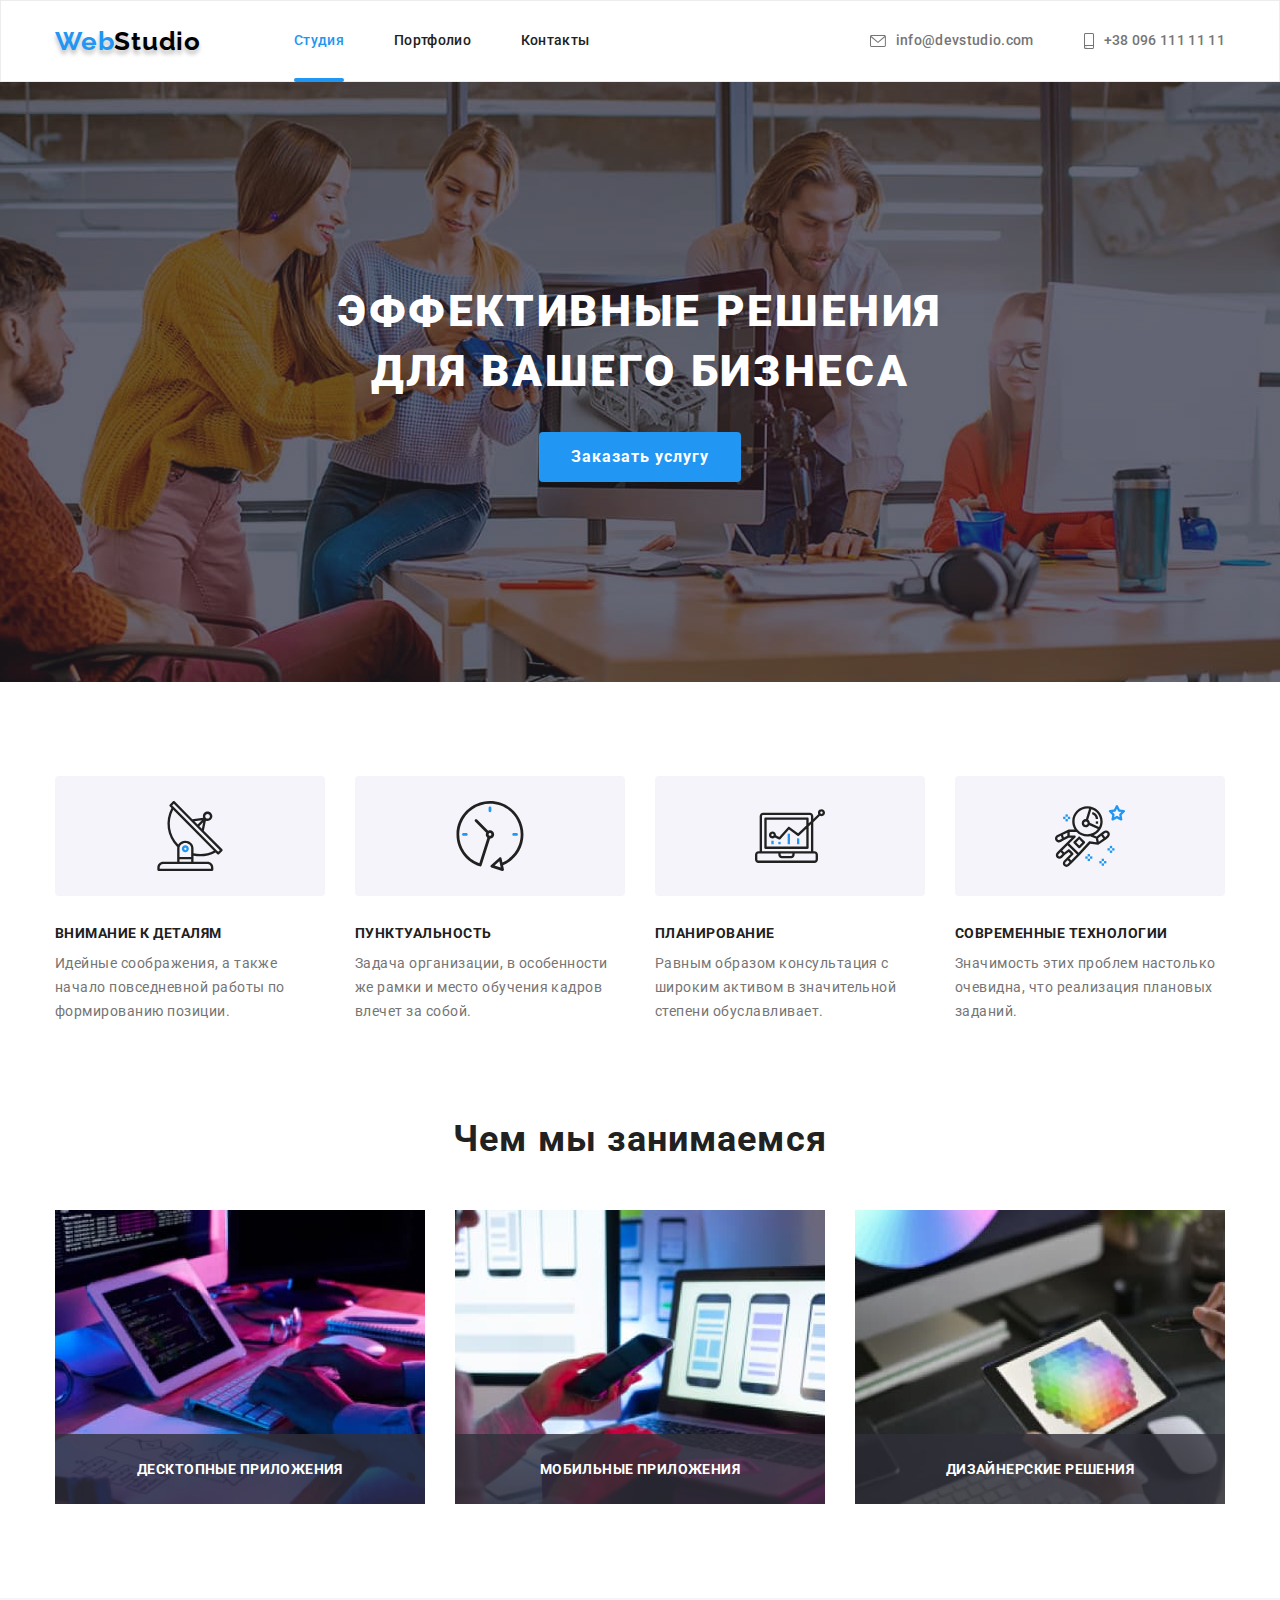
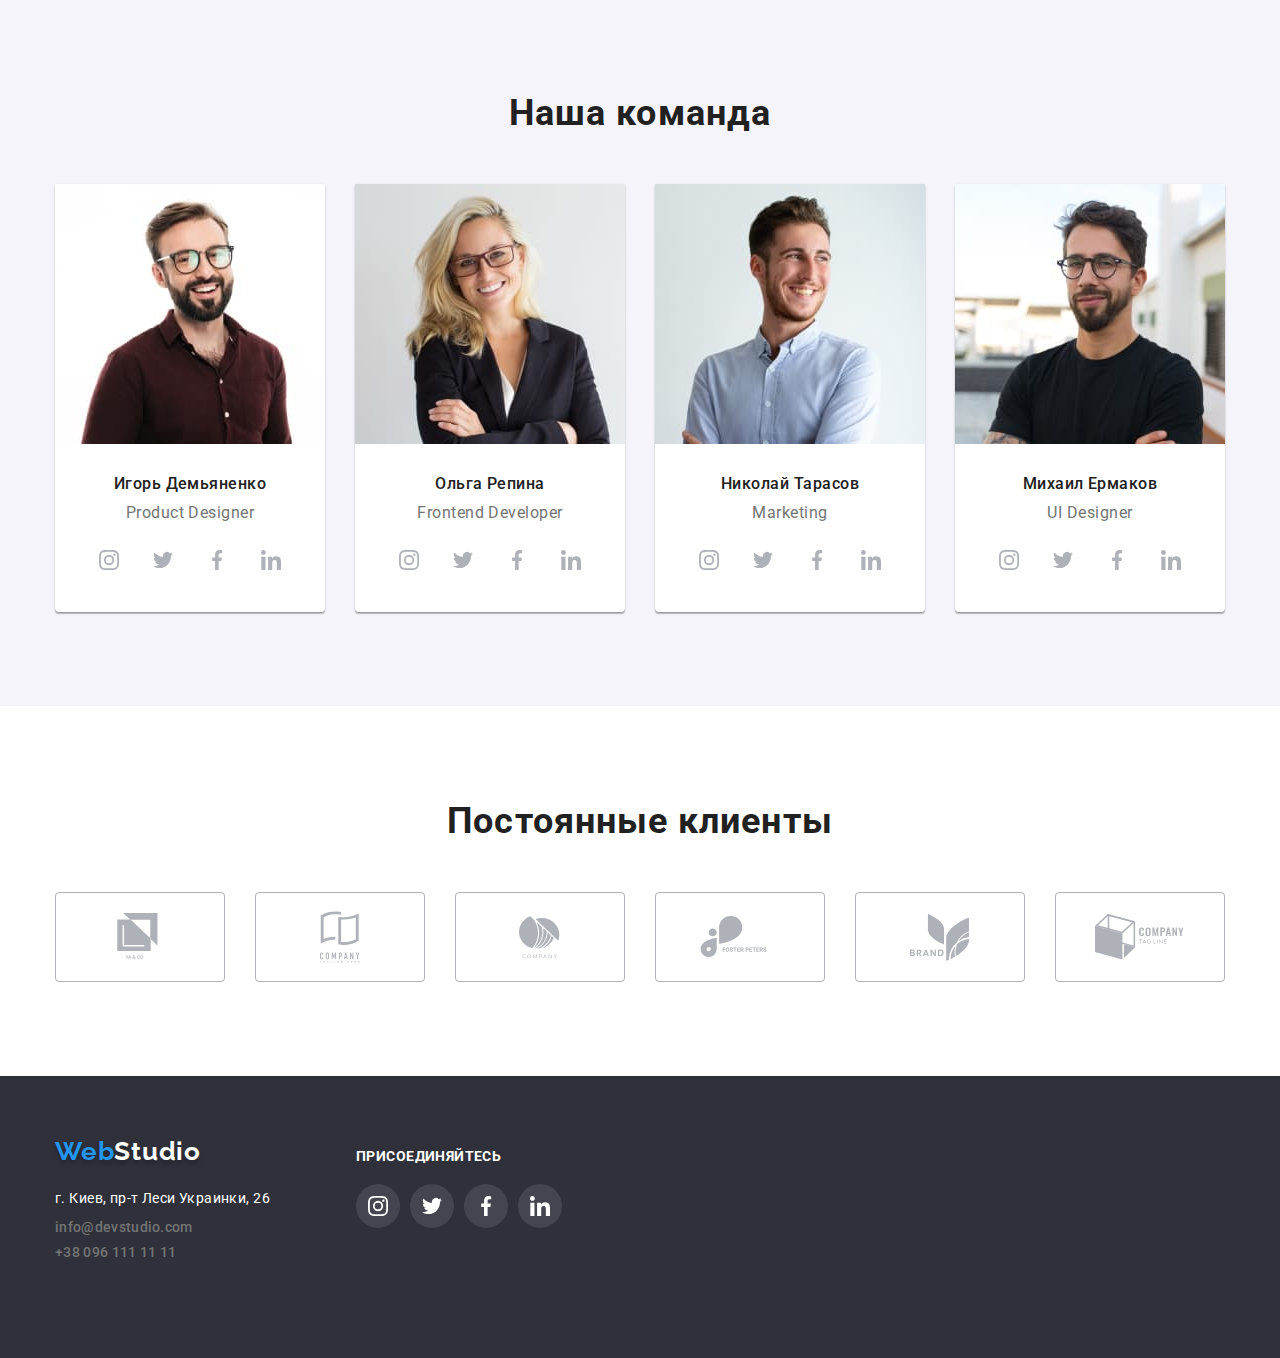
<file: index.html>
<!DOCTYPE html>
<html lang="ru">
	<head>
		<meta charset="UTF-8" />
		<meta name="viewport" content="width=device-width, initial-scale=1.0" />
		<title>Main page</title>
		<link
			rel="stylesheet"
			href="https://fonts.googleapis.com/css2?family=Raleway:wght@700&family=Roboto:wght@400;500;700;900&display=fallback"
		/>
		<link rel="stylesheet" href="./css/normalize.css" />
		<link rel="stylesheet" href="./css/styles.css" />
	</head>
	<body>
		<!--Шапка-->
		<header class="page-header">
			<div class="container flexbox">
				<nav class="nav flexbox">
					<a href="./index.html" class="logo-title"><span class="current">Web</span>Studio</a>
					<ul class="site-nav">
						<li class="site-item"><a href="./index.html" class="link current">Студия</a></li>
						<li class="site-item"><a href="./portfolio.html" class="link">Портфолио</a></li>
						<li class="site-item"><a href="./" class="link">Контакты</a></li>
					</ul>
				</nav>
				<ul class="contacts-list">
					<li class="contacts-item">
						<a href="mailto:info@devstudio.com" class="contacts link">
							<svg class="mail-icon"><use href="./images/icons/sprite.svg#icon-mail"></use></svg>
							info@devstudio.com
						</a>
					</li>
					<li class="contacts-item">
						<a href="tel:+380961111111" class="contacts link">
							<svg class="phone-icon">
								<use href="./images/icons/sprite.svg#icon-phone"></use>
							</svg>
							+38 096 111 11 11
						</a>
					</li>
				</ul>
			</div>
		</header>

		<!--Главное-->
		<main>
			<!-- Герой -->
			<section class="hero">
				<h1 class="title">ЭФФЕКТИВНЫЕ РЕШЕНИЯ ДЛЯ ВАШЕГО БИЗНЕСА</h1>
				<button type="button" class="button" data-modal-open>Заказать услугу</button>
			</section>
			<!-- Преимущества -->
			<section class="section feature">
				<div class="container">
					<h2 class="section-title visually-hidden">Наши преимущества</h2>
					<ul class="section-list flexbox">
						<li class="section-item">
							<h3 class="title">Внимание к деталям</h3>
							<p class="text">Идейные соображения, а также начало повседневной работы по формированию позиции.</p>
						</li>
						<li class="section-item">
							<h3 class="title">Пунктуальность</h3>
							<p class="text">Задача организации, в особенности же рамки и место обучения кадров влечет за собой.</p>
						</li>
						<li class="section-item">
							<h3 class="title">Планирование</h3>
							<p class="text">Равным образом консультация с широким активом в значительной степени обуславливает.</p>
						</li>
						<li class="section-item">
							<h3 class="title">Современные технологии</h3>
							<p class="text">Значимость этих проблем настолько очевидна, что реализация плановых заданий.</p>
						</li>
					</ul>
				</div>
			</section>
			<!-- Наши работы -->
			<section class="section work">
				<div class="container">
					<h2 class="section-title">Чем мы занимаемся</h2>
					<ul class="work-list flexbox">
						<li class="work-item">
							<img src="./images/box1.jpg" alt="Человек сидит за ноутбуком" width="370" />
							<h3 class="text">ДЕСКТОПНЫЕ ПРИЛОЖЕНИЯ</h3>
						</li>
						<li class="work-item">
							<img src="./images/box2.jpg" alt="Презентация приложения три версии" width="370" />
							<h3 class="text">МОБИЛЬНЫЕ ПРИЛОЖЕНИЯ</h3>
						</li>
						<li class="work-item">
							<img src="./images/box3.jpg" alt="Диаграмма РГБ показаны сотами" width="370" />
							<h3 class="text">ДИЗАЙНЕРСКИЕ РЕШЕНИЯ</h3>
						</li>
					</ul>
				</div>
			</section>
			<!-- Команда -->
			<section class="section team">
				<div class="container">
					<h2 class="section-title">Наша команда</h2>
					<ul class="team-list flexbox">
						<li class="team-item">
							<img src="./images/productdesigner.jpg" alt="Мужчина в очках и боробой" width="270" />
							<h3 class="title">Игорь Демьяненко</h3>
							<p class="text">Product Designer</p>
							<ul class="social-icon-list flexbox">
								<li class="social-icon-item">
									<a
										class="social-icon-link"
										href="https://www.instagram.com/"
										target="_blank"
										rel="noopener noreferrer"
										aria-label="ссылка Инстаграм"
									>
										<svg class="social-icon">
											<use href="./images/icons/sprite.svg#icon-instagram"></use>
										</svg>
									</a>
								</li>
								<li class="social-icon-item">
									<a
										class="social-icon-link"
										href="https://twitter.com/"
										target="_blank"
										rel="noopener noreferrer"
										aria-label="ссылка Твиттер"
									>
										<svg class="social-icon">
											<use href="./images/icons/sprite.svg#icon-twitter"></use>
										</svg>
									</a>
								</li>
								<li class="social-icon-item">
									<a
										class="social-icon-link"
										href="https://facebook.com/"
										target="_blank"
										rel="noopener noreferrer"
										aria-label="ссылка Фейсбук"
									>
										<svg class="social-icon">
											<use href="./images/icons/sprite.svg#icon-facebook"></use>
										</svg>
									</a>
								</li>
								<li class="social-icon-item">
									<a
										class="social-icon-link"
										href="https://www.linkedin.com/"
										target="_blank"
										rel="noopener noreferrer"
										aria-label="ссылка Линкедин"
									>
										<svg class="social-icon">
											<use href="./images/icons/sprite.svg#icon-linkedin"></use>
										</svg>
									</a>
								</li>
							</ul>
						</li>
						<li class="team-item">
							<img src="./images/frontend.jpg" alt="Женщина в очках улыбается" width="270" />
							<h3 class="title">Ольга Репина</h3>
							<p class="text">Frontend Developer</p>
							<ul class="social-icon-list flexbox">
								<li class="social-icon-item">
									<a
										class="social-icon-link"
										href="https://www.instagram.com/"
										target="_blank"
										rel="noopener noreferrer"
										aria-label="ссылка Инстаграм"
									>
										<svg class="social-icon">
											<use href="./images/icons/sprite.svg#icon-instagram"></use>
										</svg>
									</a>
								</li>
								<li class="social-icon-item">
									<a
										class="social-icon-link"
										href="https://twitter.com/"
										target="_blank"
										rel="noopener noreferrer"
										aria-label="ссылка Твиттер"
									>
										<svg class="social-icon">
											<use href="./images/icons/sprite.svg#icon-twitter"></use>
										</svg>
									</a>
								</li>
								<li class="social-icon-item">
									<a
										class="social-icon-link"
										href="https://facebook.com/"
										target="_blank"
										rel="noopener noreferrer"
										aria-label="ссылка Фейсбук"
									>
										<svg class="social-icon">
											<use href="./images/icons/sprite.svg#icon-facebook"></use>
										</svg>
									</a>
								</li>
								<li class="social-icon-item">
									<a
										class="social-icon-link"
										href="https://www.linkedin.com/"
										target="_blank"
										rel="noopener noreferrer"
										aria-label="ссылка Линкедин"
									>
										<svg class="social-icon">
											<use href="./images/icons/sprite.svg#icon-linkedin"></use>
										</svg>
									</a>
								</li>
							</ul>
						</li>
						<li class="team-item">
							<img src="./images/marketing.jpg" alt="Мужчина в голубой руюашке" width="270" />
							<h3 class="title">Николай Тарасов</h3>
							<p class="text">Marketing</p>
							<ul class="social-icon-list flexbox">
								<li class="social-icon-item">
									<a
										class="social-icon-link"
										href="https://www.instagram.com/"
										target="_blank"
										rel="noopener noreferrer"
										aria-label="ссылка Инстаграм"
									>
										<svg class="social-icon">
											<use href="./images/icons/sprite.svg#icon-instagram"></use>
										</svg>
									</a>
								</li>
								<li class="social-icon-item">
									<a
										class="social-icon-link"
										href="https://twitter.com/"
										target="_blank"
										rel="noopener noreferrer"
										aria-label="ссылка Твиттер"
									>
										<svg class="social-icon">
											<use href="./images/icons/sprite.svg#icon-twitter"></use>
										</svg>
									</a>
								</li>
								<li class="social-icon-item">
									<a
										class="social-icon-link"
										href="https://facebook.com/"
										target="_blank"
										rel="noopener noreferrer"
										aria-label="ссылка Фейсбук"
									>
										<svg class="social-icon">
											<use href="./images/icons/sprite.svg#icon-facebook"></use>
										</svg>
									</a>
								</li>
								<li class="social-icon-item">
									<a
										class="social-icon-link"
										href="https://www.linkedin.com/"
										target="_blank"
										rel="noopener noreferrer"
										aria-label="ссылка Линкедин"
									>
										<svg class="social-icon">
											<use href="./images/icons/sprite.svg#icon-linkedin"></use>
										</svg>
									</a>
								</li>
							</ul>
						</li>
						<li class="team-item">
							<img src="./images/uidesigner.jpg" alt="Мужчина в черной футболке улыбается" width="270" />
							<h3 class="title">Михаил Ермаков</h3>
							<p class="text">UI Designer</p>
							<ul class="social-icon-list flexbox">
								<li class="social-icon-item">
									<a
										class="social-icon-link"
										href="https://www.instagram.com/"
										target="_blank"
										rel="noopener noreferrer"
										aria-label="ссылка Инстаграм"
									>
										<svg class="social-icon">
											<use href="./images/icons/sprite.svg#icon-instagram"></use>
										</svg>
									</a>
								</li>
								<li class="social-icon-item">
									<a
										class="social-icon-link"
										href="https://twitter.com/"
										target="_blank"
										rel="noopener noreferrer"
										aria-label="ссылка Твиттер"
									>
										<svg class="social-icon">
											<use href="./images/icons/sprite.svg#icon-twitter"></use>
										</svg>
									</a>
								</li>
								<li class="social-icon-item">
									<a
										class="social-icon-link"
										href="https://facebook.com/"
										target="_blank"
										rel="noopener noreferrer"
										aria-label="ссылка Фейсбук"
									>
										<svg class="social-icon">
											<use href="./images/icons/sprite.svg#icon-facebook"></use>
										</svg>
									</a>
								</li>
								<li class="social-icon-item">
									<a
										class="social-icon-link"
										href="https://www.linkedin.com/"
										target="_blank"
										rel="noopener noreferrer"
										aria-label="ссылка Линкедин"
									>
										<svg class="social-icon">
											<use href="./images/icons/sprite.svg#icon-linkedin"></use>
										</svg>
									</a>
								</li>
							</ul>
						</li>
					</ul>
				</div>
			</section>
			<section class="section">
				<div class="container">
					<h2 class="section-title clients">Постоянные клиенты</h2>
					<ul class="clients-list flexbox">
						<li class="clients-item">
							<a href="#" class="clients-link">
								<svg class="clients-icon" width="45px" height="49px">
									<use href="./images/icons/sprite.svg#icon-logo1"></use>
								</svg>
							</a>
						</li>
						<li class="clients-item">
							<a href="#" class="clients-link">
								<svg class="clients-icon" width="40px" height="52px">
									<use href="./images/icons/sprite.svg#icon-logo2"></use>
								</svg>
							</a>
						</li>
						<li class="clients-item">
							<a href="#" class="clients-link">
								<svg class="clients-icon" width="41px" height="43px">
									<use href="./images/icons/sprite.svg#icon-logo3"></use>
								</svg>
							</a>
						</li>
						<li class="clients-item">
							<a href="#" class="clients-link">
								<svg class="clients-icon" width="80px" height="42px">
									<use href="./images/icons/sprite.svg#icon-logo4"></use>
								</svg>
							</a>
						</li>
						<li class="clients-item">
							<a href="#" class="clients-link">
								<svg class="clients-icon" width="59px" height="47px">
									<use href="./images/icons/sprite.svg#icon-logo5"></use>
								</svg>
							</a>
						</li>
						<li class="clients-item">
							<a href="#" class="clients-link">
								<svg class="clients-icon" width="89px" height="46px">
									<use href="./images/icons/sprite.svg#icon-logo6"></use>
								</svg>
							</a>
						</li>
					</ul>
				</div>
			</section>
		</main>

		<!--Футер-->
		<footer class="footer">
			<div class="container flexbox">
				<div class="left-side flexbox">
					<div class="cont-map">
						<a href="./index.html" class="logo-title"><span class="logo">Web</span>Studio</a>
						<address class="address">
							<p class="map-address">г. Киев, пр-т Леси Украинки, 26</p>
						</address>
						<ul class="contacts-list">
							<li class="contacts-item"><a href="mailto:info@devstudio.com" class="contacts">info@devstudio.com</a></li>
							<li class="contacts-item"><a href="tel:+380961111111" class="contacts">+38 096 111 11 11</a></li>
						</ul>
					</div>
				</div>
				<div class="second-side flexbox">
					<div class="social-links">
						<h3 class="subscribe">ПРИСОЕДИНЯЙТЕСЬ</h3>
						<ul class="social-icon-list flexbox">
							<li class="social-icon-item">
								<a
									class="social-icon-link"
									href="https://www.instagram.com/"
									target="_blank"
									rel="noopener noreferrer"
									aria-label="ссылка Инстаграм"
								>
									<svg class="social-icon">
										<use href="./images/icons/sprite.svg#icon-instagram"></use>
									</svg>
								</a>
							</li>
							<li class="social-icon-item">
								<a
									class="social-icon-link"
									href="https://twitter.com/"
									target="_blank"
									rel="noopener noreferrer"
									aria-label="ссылка Твиттер"
								>
									<svg class="social-icon">
										<use href="./images/icons/sprite.svg#icon-twitter"></use>
									</svg>
								</a>
							</li>
							<li class="social-icon-item">
								<a
									class="social-icon-link"
									href="https://facebook.com/"
									target="_blank"
									rel="noopener noreferrer"
									aria-label="ссылка Фейсбук"
								>
									<svg class="social-icon">
										<use href="./images/icons/sprite.svg#icon-facebook"></use>
									</svg>
								</a>
							</li>
							<li class="social-icon-item">
								<a
									class="social-icon-link"
									href="https://www.linkedin.com/"
									target="_blank"
									rel="noopener noreferrer"
									aria-label="ссылка Линкедин"
								>
									<svg class="social-icon">
										<use href="./images/icons/sprite.svg#icon-linkedin"></use>
									</svg>
								</a>
							</li>
						</ul>
					</div>
				</div>
			</div>
		</footer>
		<div class="backdrop is-hidden" data-modal>
			<div class="modal">
				<button class="button" data-modal-close>
					<svg class="icon" width="11px" height="11px">
						<use href="./images/icons/sprite.svg#icon-close-modal"></use>
					</svg>
				</button>
			</div>
		</div>
		<script src="./js/modal.js"></script>
	</body>
</html>
</file>
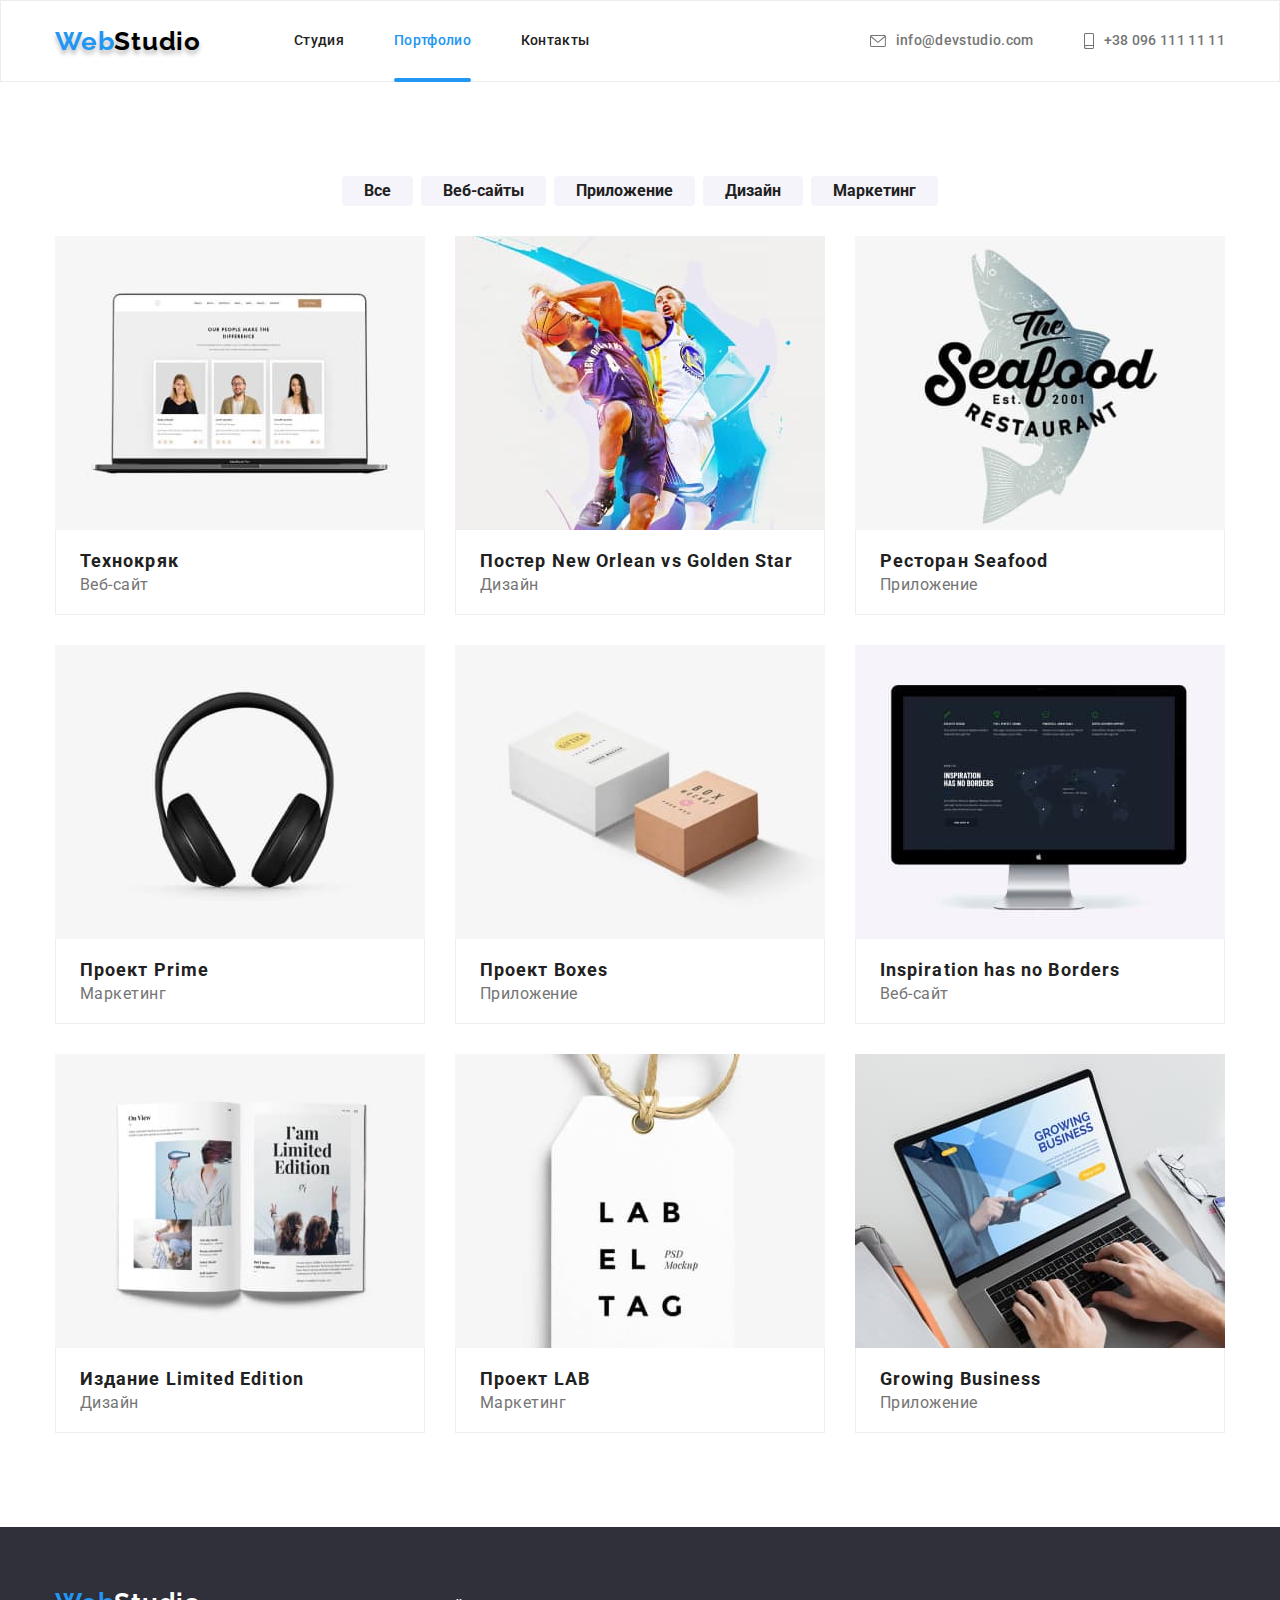
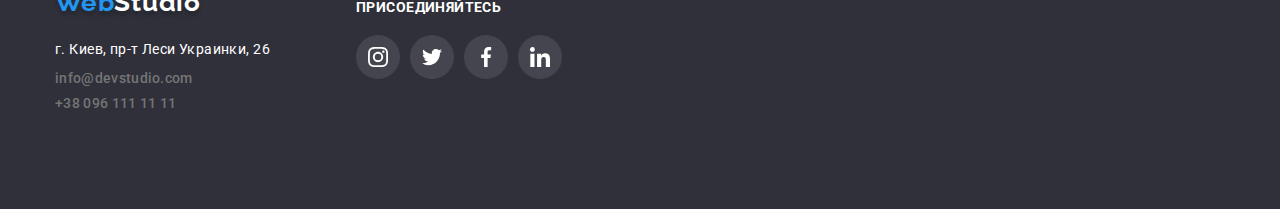
<file: portfolio.html>
<!DOCTYPE html>
<html lang="ru">
	<head>
		<meta charset="UTF-8" />
		<meta name="viewport" content="width=device-width, initial-scale=1.0" />
		<title>Portfolio</title>
		<link
			rel="stylesheet"
			href="https://fonts.googleapis.com/css2?family=Raleway:wght@700&family=Roboto:wght@400;500;700;900&display=fallback"
		/>
		<link rel="stylesheet" href="./css/normalize.css" />
		<link rel="stylesheet" href="./css/styles.css" />
	</head>
	<body>
		<!--Шапка-->
		<header class="page-header">
			<div class="container flexbox">
				<nav class="nav flexbox">
					<a href="./index.html" class="logo-title"><span class="current">Web</span>Studio</a>
					<ul class="site-nav">
						<li class="site-item"><a href="./index.html" class="link">Студия</a></li>
						<li class="site-item"><a href="./portfolio.html" class="link current">Портфолио</a></li>
						<li class="site-item"><a href="./" class="link">Контакты</a></li>
					</ul>
				</nav>
				<ul class="contacts-list">
					<li class="contacts-item">
						<a href="mailto:info@devstudio.com" class="contacts link">
							<svg class="mail-icon">
								<use href="./images/icons/symbol-defs.svg#mail"></use>
							</svg>
							info@devstudio.com
						</a>
					</li>
					<li class="contacts-item">
						<a href="tel:+380961111111" class="contacts link">
							<svg class="phone-icon">
								<use href="./images/icons/symbol-defs.svg#smartphone"></use>
							</svg>
							+38 096 111 11 11
						</a>
					</li>
				</ul>
			</div>
		</header>
		<!--Главное-->
		<main>
			<section class="section filt">
				<div class="container">
					<h1 class="title visually-hidden">Портфолио фирмы</h1>
					<ul class="filter flexbox">
						<li class="filter-item"><button type="button" class="button">Все</button></li>
						<li class="filter-item"><button type="button" class="button">Веб-сайты</button></li>
						<li class="filter-item"><button type="button" class="button">Приложение</button></li>
						<li class="filter-item"><button type="button" class="button">Дизайн</button></li>
						<li class="filter-item"><button type="button" class="button">Маркетинг</button></li>
					</ul>
					<ul class="gallery-list flexbox">
						<li class="gallery-item">
							<a class="gallery-link" href="#">
								<div class="thumb">
									<img src="./images/technokriak.jpg" alt="Проект Технокряк" width="370" />
									<div class="gallery-overlay">
										<p class="desc">
											Технокряк это современная площадка распространения коронавируса. Компании используют эту платформу
											для цифрового шпионажа и атак на защищённые сервера конкурентов
										</p>
									</div>
								</div>
								<div class="card-content">
									<h2 class="title">Технокряк</h2>
									<p class="text">Веб-сайт</p>
								</div>
							</a>
						</li>
						<li class="gallery-item">
							<a class="gallery-link" href="#">
								<div class="thumb">
									<img src="./images/goldenstar.jpg" alt="Проект золотая звезда" width="370" />
									<div class="gallery-overlay">
										<p class="desc">
											Технокряк это современная площадка распространения коронавируса. Компании используют эту платформу
											для цифрового шпионажа и атак на защищённые сервера конкурентов
										</p>
									</div>
								</div>
								<div class="card-content">
									<h2 class="title">Постер New Orlean vs Golden Star</h2>
									<p class="text">Дизайн</p>
								</div>
							</a>
						</li>
						<li class="gallery-item">
							<a class="gallery-link" href="#">
								<div class="thumb">
									<img src="./images/seafood.jpg" alt="Проект Еда моря" width="370" />
									<div class="gallery-overlay">
										<p class="desc">
											Технокряк это современная площадка распространения коронавируса. Компании используют эту платформу
											для цифрового шпионажа и атак на защищённые сервера конкурентов
										</p>
									</div>
								</div>
								<div class="card-content">
									<h2 class="title">Ресторан Seafood</h2>
									<p class="text">Приложение</p>
								</div>
							</a>
						</li>
						<li class="gallery-item">
							<a class="gallery-link" href="#">
								<div class="thumb">
									<img src="./images/prime.jpg" alt="Проект простое число" width="370" />
									<div class="gallery-overlay">
										<p class="desc">
											Технокряк это современная площадка распространения коронавируса. Компании используют эту платформу
											для цифрового шпионажа и атак на защищённые сервера конкурентов
										</p>
									</div>
								</div>
								<div class="card-content">
									<h2 class="title">Проект Prime</h2>
									<p class="text">Маркетинг</p>
								</div>
							</a>
						</li>
						<li class="gallery-item">
							<a class="gallery-link" href="#">
								<div class="thumb">
									<img src="./images/boxes.jpg" alt="Проект коробки" width="370" />
									<div class="gallery-overlay">
										<p class="desc">
											Технокряк это современная площадка распространения коронавируса. Компании используют эту платформу
											для цифрового шпионажа и атак на защищённые сервера конкурентов
										</p>
									</div>
								</div>
								<div class="card-content">
									<h2 class="title">Проект Boxes</h2>
									<p class="text">Приложение</p>
								</div>
							</a>
						</li>
						<li class="gallery-item">
							<a class="gallery-link" href="#">
								<div class="thumb">
									<img src="./images/bordersinspiration.jpg" alt="Проект пограничное вдохновение" width="370" />
									<div class="gallery-overlay">
										<p class="desc">
											Технокряк это современная площадка распространения коронавируса. Компании используют эту платформу
											для цифрового шпионажа и атак на защищённые сервера конкурентов
										</p>
									</div>
								</div>
								<div class="card-content">
									<h2 class="title">Inspiration has no Borders</h2>
									<p class="text">Веб-сайт</p>
								</div>
							</a>
						</li>
						<li class="gallery-item">
							<a class="gallery-link" href="#">
								<div class="thumb">
									<img src="./images/limitededition.jpg" alt="Проект ограниченный выпуск" width="370" />
									<div class="gallery-overlay">
										<p class="desc">
											Технокряк это современная площадка распространения коронавируса. Компании используют эту платформу
											для цифрового шпионажа и атак на защищённые сервера конкурентов
										</p>
									</div>
								</div>
								<div class="card-content">
									<h2 class="title">Издание Limited Edition</h2>
									<p class="text">Дизайн</p>
								</div>
							</a>
						</li>
						<li class="gallery-item">
							<a class="gallery-link" href="#">
								<div class="thumb">
									<img src="./images/lab.jpg" alt="Проект Лаб" width="370" />
									<div class="gallery-overlay">
										<p class="desc">
											Технокряк это современная площадка распространения коронавируса. Компании используют эту платформу
											для цифрового шпионажа и атак на защищённые сервера конкурентов
										</p>
									</div>
								</div>
								<div class="card-content">
									<h2 class="title">Проект LAB</h2>
									<p class="text">Маркетинг</p>
								</div>
							</a>
						</li>
						<li class="gallery-item">
							<a class="gallery-link" href="#">
								<div class="thumb">
									<img src="./images/growingbusiness.jpg" alt="Проект растущий бизнес" width="370" />
									<div class="gallery-overlay">
										<p class="desc">
											Технокряк это современная площадка распространения коронавируса. Компании используют эту платформу
											для цифрового шпионажа и атак на защищённые сервера конкурентов
										</p>
									</div>
								</div>
								<div class="card-content">
									<h2 class="title">Growing Business</h2>
									<p class="text">Приложение</p>
								</div>
							</a>
						</li>
					</ul>
				</div>
			</section>
		</main>
		<!--Футер-->
		<footer class="footer">
			<div class="container flexbox">
				<div class="left-side flexbox">
					<div class="cont-map">
						<a href="./index.html" class="logo-title"><span class="logo">Web</span>Studio</a>
						<address class="address">
							<p class="map-address">г. Киев, пр-т Леси Украинки, 26</p>
						</address>
						<ul class="contacts-list">
							<li class="contacts-item"><a href="mailto:info@devstudio.com" class="contacts">info@devstudio.com</a></li>
							<li class="contacts-item"><a href="tel:+380961111111" class="contacts">+38 096 111 11 11</a></li>
						</ul>
					</div>
				</div>
				<div class="second-side flexbox">
					<div class="social-links">
						<h3 class="subscribe">ПРИСОЕДИНЯЙТЕСЬ</h3>
						<ul class="social-icon-list flexbox">
							<li class="social-icon-item">
								<a
									class="social-icon-link"
									href="https://www.instagram.com/"
									target="_blank"
									rel="noopener noreferrer"
									aria-label="ссылка Инстаграм"
								>
									<svg class="social-icon">
										<use href="./images/icons/symbol-defs.svg#instagram"></use>
									</svg>
								</a>
							</li>
							<li class="social-icon-item">
								<a
									class="social-icon-link"
									href="https://twitter.com/"
									target="_blank"
									rel="noopener noreferrer"
									aria-label="ссылка Твиттер"
								>
									<svg class="social-icon">
										<use href="./images/icons/symbol-defs.svg#twitter"></use>
									</svg>
								</a>
							</li>
							<li class="social-icon-item">
								<a
									class="social-icon-link"
									href="https://facebook.com/"
									target="_blank"
									rel="noopener noreferrer"
									aria-label="ссылка Фейсбук"
								>
									<svg class="social-icon">
										<use href="./images/icons/symbol-defs.svg#facebook"></use>
									</svg>
								</a>
							</li>
							<li class="social-icon-item">
								<a
									class="social-icon-link"
									href="https://www.linkedin.com/"
									target="_blank"
									rel="noopener noreferrer"
									aria-label="ссылка Линкедин"
								>
									<svg class="social-icon">
										<use href="./images/icons/symbol-defs.svg#linkedin"></use>
									</svg>
								</a>
							</li>
						</ul>
					</div>
				</div>
			</div>
		</footer>
	</body>
</html>
</file>
<file: css/styles.css>
:root {
	--lightblue-color: #2196f3;
	--white-color: #ffffff;
	--second-text-color: #757575;
	--main-text-color: #212121;
	--back-color: #2f303a;
	--lightgray-color: #f5f4fa;
	--black-color: #000000;
	--link-color: #afb1b8;
	--timing: cubic-bezier(0.4, 0, 0.2, 1);
}
body {
	font-family: "Roboto", sans-serif;
	font-weight: 400;
	letter-spacing: 0.02em;
	color: var(--main-text-color);
	background-color: var(--white-color);
}
img {
	display: block;
	max-width: 100%;
	height: auto;
}
.container {
	width: 1200px;
	padding-left: 15px;
	padding-right: 15px;
	margin-right: auto;
	margin-left: auto;
}
.flexbox {
	display: flex;
}
.center {
	display: flex;
	align-items: center;
	text-align: center;
	justify-content: center;
}
/* header section */
.nav {
	align-items: center;
}
.page-header {
	background-color: var(--white-color);
	border: 1px solid #ececec;
}
.logo-title {
	font-family: "Raleway", sans-serif;
	color: var(--black-color);
	font-weight: 700;
	font-size: 26px;
	line-height: 1.19;
	letter-spacing: 0.03em;
	text-shadow: 0px 4px 4px rgba(0, 0, 0, 0.25);
	margin-right: 93px;
}
.logo {
	color: var(--lightblue-color);
}
.link {
	display: block;
	padding-bottom: 32px;
	padding-top: 32px;
	color: var(--main-text-color);
	transition: color 0.25s var(--timing);
}
.site-nav {
	display: flex;
	font-weight: 500;
	font-size: 14px;
	line-height: 1.14;
}
.site-item:not(:last-child) {
	margin-right: 50px;
}
.current {
	color: var(--lightblue-color);
}
.site-nav .link:hover,
.site-nav .link:focus {
	color: var(--lightblue-color);
	transition: color 0.25s var(--timing);
}
.link.current {
	position: relative;
}
.link.current:after {
	content: "";
	position: absolute;
	bottom: -1px;
	left: 0px;
	width: 100%;
	height: 4px;
	background-color: var(--lightblue-color);
	border-radius: 2px;
}
.contacts-list {
	display: flex;
	align-items: center;
	margin-left: auto;
}
.contacts-item:not(:last-child) {
	margin-right: 50px;
}
.contacts-list .contacts {
	display: flex;
	align-items: center;
	font-weight: 500;
	font-size: 14px;
	line-height: 1.14;
	color: var(--second-text-color);
	transition: color 0.25s var(--timing);
}
.contacts-list .contacts:hover,
.contacts-list .contacts:focus {
	color: var(--lightblue-color);
	transition: color 0.25s var(--timing);
}
.phone-icon {
	width: 10px;
	height: 16px;
	margin-right: 10px;
	fill: var(--second-text-color);
	transition: fill 0.25s var(--timing);
}
.mail-icon {
	width: 16px;
	height: 12px;
	margin-right: 10px;
	fill: var(--second-text-color);
	transition: fill 0.25s var(--timing);
}
.contacts.link:hover .mail-icon,
.contacts.link:hover .phone-icon {
	fill: var(--lightblue-color);
	transition: fill 0.25s var(--timing);
}
.contacts.link:focus .mail-icon,
.contacts.link:focus .phone-icon {
	fill: var(--lightblue-color);
	transition: fill 0.25s var(--timing);
}
/* hero section */
.section {
	padding-top: 94px;
	padding-bottom: 94px;
}
.hero {
	display: flex;
	flex-direction: column;
	justify-content: center;
	align-items: center;
	max-width: 1600px;
	height: 600px;
	margin: 0 auto;
	background-color: #c4c4c4;
	background-image: linear-gradient(to right, rgba(47, 48, 58, 0.4), rgba(47, 48, 58, 0.4)), url(../images/hero.jpg);
	background-repeat: no-repeat;
	background-size: cover;
	background-position: center;
	text-align: center;
}
.hero .title {
	margin-top: 0;
	margin-bottom: 30px;
	max-width: 696px;
	color: var(--white-color);
	font-weight: 900;
	font-size: 44px;
	line-height: 1.36;
	letter-spacing: 0.06em;
	text-transform: uppercase;
}
.hero .button {
	display: block;
	min-width: 200px;
	padding: 10px 32px;
	border-color: transparent;
	cursor: pointer;
	font-family: inherit;
	font-weight: 700;
	font-size: 16px;
	line-height: 1.86;
	letter-spacing: 0.06em;
	color: var(--white-color);
	text-align: center;
	background-color: var(--lightblue-color);
	border: none;
	box-shadow: none;
	border-radius: 4px;

	transition: background-color 1s var(--timing), box-shadow 1s var(--timing), border-radius 1s var(--timing);
}
.hero .button:hover,
.hero .button:focus {
	border-radius: 0px;
	background-color: #188ce8;
	box-shadow: 0px 4px 4px rgba(0, 0, 0, 0.15);
	transition: background-color 1s var(--timing), box-shadow 1s var(--timing), border-radius 1s var(--timing);
}
.section.feature {
	padding-bottom: 0;
}
/* Section features */
.section-item {
	min-width: calc((100% - 30px * 3) / 4);
	margin-right: 30px;
	letter-spacing: 0.03em;
}
.section-item:last-child {
	margin-right: 0;
}
.section-item::before {
	display: block;
	content: "";
	width: 270px;
	height: 120px;
	margin-bottom: 30px;
	background-color: var(--lightgray-color);
	background-repeat: no-repeat;
	background-position: center;
	border-radius: 4px;
}
.section-item:nth-child(1)::before {
	background-image: url(../images/icons/satteline.svg);
}
.section-item:nth-child(2)::before {
	background-image: url(../images/icons/clock.svg);
}
.section-item:nth-child(3)::before {
	background-image: url(../images/icons/diagram.svg);
}
.section-item:nth-child(4)::before {
	background-image: url(../images/icons/tech.svg);
}
.section-list .title {
	margin-bottom: 10px;
	font-weight: 700;
	font-size: 14px;
	line-height: 1.14;
	color: var(--main-text-color);
	text-transform: uppercase;
}
.section-list .text {
	font-size: 14px;
	line-height: 1.71;
	color: var(--second-text-color);
}
.section-title {
	margin-bottom: 50px;
	font-weight: 700;
	font-size: 36px;
	line-height: 1.17;
	letter-spacing: 0.03em;
	text-align: center;
}
/* section work */
.work-list {
	flex-wrap: wrap;
}
.work-item {
	width: calc((100% - 30px * 2) / 3);
	margin-right: 30px;
	margin-bottom: 30px;
	position: relative;
}
.work-item:nth-child(3n) {
	margin-right: 0;
}
.work-item:nth-last-child(-n + 3) {
	margin-bottom: 0;
}
.work-item .text {
	position: absolute;
	bottom: 0;
	left: 0;
	width: 100%;
	height: 70px;
	display: flex;
	justify-content: center;
	align-items: center;
	background: rgba(47, 48, 58, 0.8);
	font-weight: 700;
	font-size: 14px;
	line-height: 16px;
	text-align: center;
	letter-spacing: 0.03em;
	color: var(--white-color);
}
/* section team */
.section.team {
	background-color: var(--lightgray-color);
	padding-top: 94px;
}
.team-list {
	letter-spacing: 0.03em;
	flex-wrap: wrap;
	line-height: 1.19;
}
.team-list .title {
	margin-top: 30px;
	margin-bottom: 10px;
	font-weight: 500;
	font-size: 16px;
	text-align: center;
	color: var(--main-text-color);
}
.team-list .text {
	margin-bottom: 16px;
	font-size: 16px;
	text-align: center;
	color: var(--second-text-color);
}
.team-item {
	width: calc((100% - 30px * 3) / 4);
	margin-right: 30px;
	margin-bottom: 30px;
	background-color: var(--white-color);
	box-shadow: 0px 1px 3px rgba(0, 0, 0, 0.12), 0px 1px 1px rgba(0, 0, 0, 0.14), 0px 2px 1px rgba(0, 0, 0, 0.2);
	border-radius: 0px 0px 4px 4px;
}
.team-item:nth-child(4n) {
	margin-right: 0;
}
.team-item:nth-last-child(-n + 4) {
	margin-bottom: 0;
}
.social-icon-item:not(:last-child) {
	margin-right: 10px;
}
.social-icon-list {
	justify-content: center;
	margin-bottom: 30px;
}
/* Clients section */

.clients-list {
	flex-wrap: wrap;
}
.clients-item {
	width: calc((100% - 30px * 5) / 6);
	margin-right: 30px;
	margin-bottom: 30px;
}
.clients-item:nth-child(6n) {
	margin-right: 0;
}
.clients-item:nth-last-child(-n + 6) {
	margin-bottom: 0;
}
.clients-link {
	display: flex;
	justify-content: center;
	align-items: center;
	height: 90px;
	width: 100%;
	border: 1px solid var(--link-color);
	border-radius: 4px;
	transition: border-color 0.25s var(--timing);
}
.clients-icon {
	fill: var(--link-color);
	transition: fill 0.25s var(--timing);
}
.clients-link:hover .clients-icon,
.clients-link:focus .clients-icon {
	fill: var(--lightblue-color);
	transition: fill 0.25s var(--timing);
}
.clients-link:hover,
.clients-link:focus {
	border-color: var(--lightblue-color);
	transition: border-color 0.25s var(--timing);
}
/* Footer */
.footer {
	background-color: var(--back-color);
}
.address .map-address {
	display: inline-block;
	margin-bottom: 9px;
	font-style: normal;
	font-size: 14px;
	line-height: 1.71;
	letter-spacing: 0.03em;
	color: var(--white-color);
}
.footer .logo-title {
	display: inline-block;
	margin-bottom: 20px;
	margin-right: 0px;
	padding-bottom: 0;
	padding-top: 0;
	color: var(--white-color);
}
.cont-map .contacts-list {
	display: block;
}
.cont-map .contacts-item {
	margin-right: 0;
	margin-left: 0;
}
.cont-map .contacts-item:first-child {
	margin-bottom: 9px;
}
.cont-map {
	min-width: 231px;
}
.left-side {
	margin-right: 70px;
	padding-top: 60px;
	padding-bottom: 60px;
}
.second-side {
	padding-top: 72px;
	padding-bottom: 100px;
}
.subscribe {
	font-weight: 700;
	font-size: 14px;
	line-height: 16px;
	letter-spacing: 0.03em;
	color: var(--white-color);
	margin-bottom: 20px;
}
.footer .social-icon-link {
	background: rgba(255, 255, 255, 0.1);
}
.footer .social-icon {
	fill: var(--white-color);
}
/* Portfolio */
.filter .button {
	font-family: "Roboto", sans-serif;
	font-weight: 700;
	font-size: 16px;
	text-align: center;
	color: var(--main-text-color);
	background-color: var(--lightgray-color);
	border: none;
	border-radius: 4px;
	padding: 6px 22px;
	transition: background-color 0.25s var(--timing), color 0.25s var(--timing), box-shadow 0.25s var(--timing),
		border-radius 0.25s var(--timing);
}
.filter .button:hover,
.filter .button:focus {
	background-color: var(--lightblue-color);
	color: var(--white-color);
	box-shadow: 0px 3px 1px rgba(0, 0, 0, 0.1), 0px 1px 2px rgba(0, 0, 0, 0.08), 0px 2px 2px rgba(0, 0, 0, 0.12);
	border-radius: 4px;
	transition: background-color 0.25s var(--timing), color 0.25s var(--timing), box-shadow 0.25s var(--timing),
		border-radius 0.25s var(--timing);
}
.filter {
	justify-content: center;
	margin-bottom: 30px;
}
.filter-item:not(:last-child) {
	margin-right: 8px;
}
/* gallery section */
.gallery-list {
	flex-wrap: wrap;
}
.gallery-item {
	width: calc((100% - 30px * 2) / 3);
	margin-right: 30px;
	margin-bottom: 30px;
}
.gallery-item:nth-child(3n) {
	margin-right: 0;
}
.gallery-item:nth-last-child(-n + 3) {
	margin-bottom: 0;
}
.card-content {
	padding: 20px 24px;
	background: var(--white-color);
	border: 1px solid #eeeeee;
	border-top-style: none;
}
.gallery-link {
	display: block;
	box-shadow: none;
	transition: box-shadow 0.25s var(--timing);
}
.gallery-list .gallery-link:hover,
.gallery-list .gallery-link:focus {
	box-shadow: 0px 3px 1px rgba(0, 0, 0, 0.1), 0px 1px 2px rgba(0, 0, 0, 0.08), 0px 2px 2px rgba(0, 0, 0, 0.12);
	transition: box-shadow 0.25s var(--timing);
}
.card-content .title {
	margin-bottom: 4px;
	letter-spacing: 0.06em;
	font-weight: 700;
	font-size: 18px;
	color: var(--main-text-color);
}
.card-content .text {
	font-size: 16px;
	letter-spacing: 0.03em;
	color: var(--second-text-color);
}
.gallery-list .thumb {
	position: relative;
	overflow: hidden;
}
.gallery-list .gallery-overlay {
	position: absolute;
	display: flex;
	top: 0;
	left: 0;
	width: 100%;
	height: 100%;
	padding: 63px 24px;
	background-color: rgba(33, 150, 243, 0.9);
	transform: translateY(100%);
	transition: transform 0.25s var(--timing);
}
.gallery-overlay .desc {
	font-size: 18px;
	letter-spacing: 0.03em;
	color: var(--white-color);
	line-height: 1.5;
	letter-spacing: 0.03em;
}
.gallery-list .gallery-link:hover .gallery-overlay,
.gallery-list .gallery-link:focus .gallery-overlay {
	transform: translateY(0);
}
/* Icons */
.social-icon-link {
	display: flex;
	justify-content: center;
	align-items: center;
	width: 44px;
	height: 44px;
	background-color: var(--white-color);
	border-radius: 50%;
	transition: background-color 0.25s var(--timing);
}
.social-icon {
	width: 20px;
	height: 20px;
	fill: var(--link-color);
	transition: fill 0.25s var(--timing);
}
.social-icon-link:hover .social-icon,
.social-icon-link:focus .social-icon {
	fill: var(--white-color);
	transition: fill 0.25s var(--timing);
}
.social-icon-link:hover,
.social-icon-link:focus {
	background-color: var(--lightblue-color);
	transition: background-color 0.25s var(--timing);
}
/* Hidden text */
.visually-hidden {
	position: absolute;
	width: 1px;
	height: 1px;
	margin: -1px;
	border: 0;
	padding: 0;
	clip: rect(0 0 0 0);
	overflow: hidden;
}
/* modal window */
.backdrop.is-hidden {
	opacity: 0;
	visibility: hidden;
	pointer-events: none;
	transition: 0.3s linear 0.7s;
}
.backdrop {
	position: fixed;
	top: 0;
	left: 0;
	width: 100%;
	height: 100%;
	background-color: rgba(0, 0, 0, 0.2);
	overflow: auto;
	opacity: 1;
	transition: opacity 0.25s var(--timing-function);
}
.is-hidden .modal {
	top: -100%;
	transform: translateX(-50%) scale(0.2);
}
.modal {
	position: absolute;
	top: 50%;
	left: 50%;
	min-width: 528px;
	min-height: 581px;
	background-color: var(--white-color);
	box-shadow: 0px 1px 3px rgba(0, 0, 0, 0.12), 0px 1px 1px rgba(0, 0, 0, 0.14), 0px 2px 1px rgba(0, 0, 0, 0.2);
	border-radius: 4px;
	transform: translate(-50%, -50%) scale(1);
	transition: transform 0.25s var(--timing);
}
.modal .button {
	position: absolute;
	top: 8px;
	right: 8px;
	padding: 0;
	width: 30px;
	height: 30px;
	border: 1px solid rgba(0, 0, 0, 0.1);
	border-radius: 50%;
	background-color: var(--white-color);
	transition: background-color 0.25s var(--timing);
}
.modal .button:hover,
.modal .button:focus {
	background-color: var(--lightblue-color);
	transition: background-color 0.25s var(--timing);
}
.modal .button .icon {
	fill: black;
	transition: fill 0.25s var(--timing);
}
.modal .button:hover .icon,
.modal .button:focus .icon {
	fill: var(--white-color);
	transition: fill 0.25s var(--timing);
}
</file>
